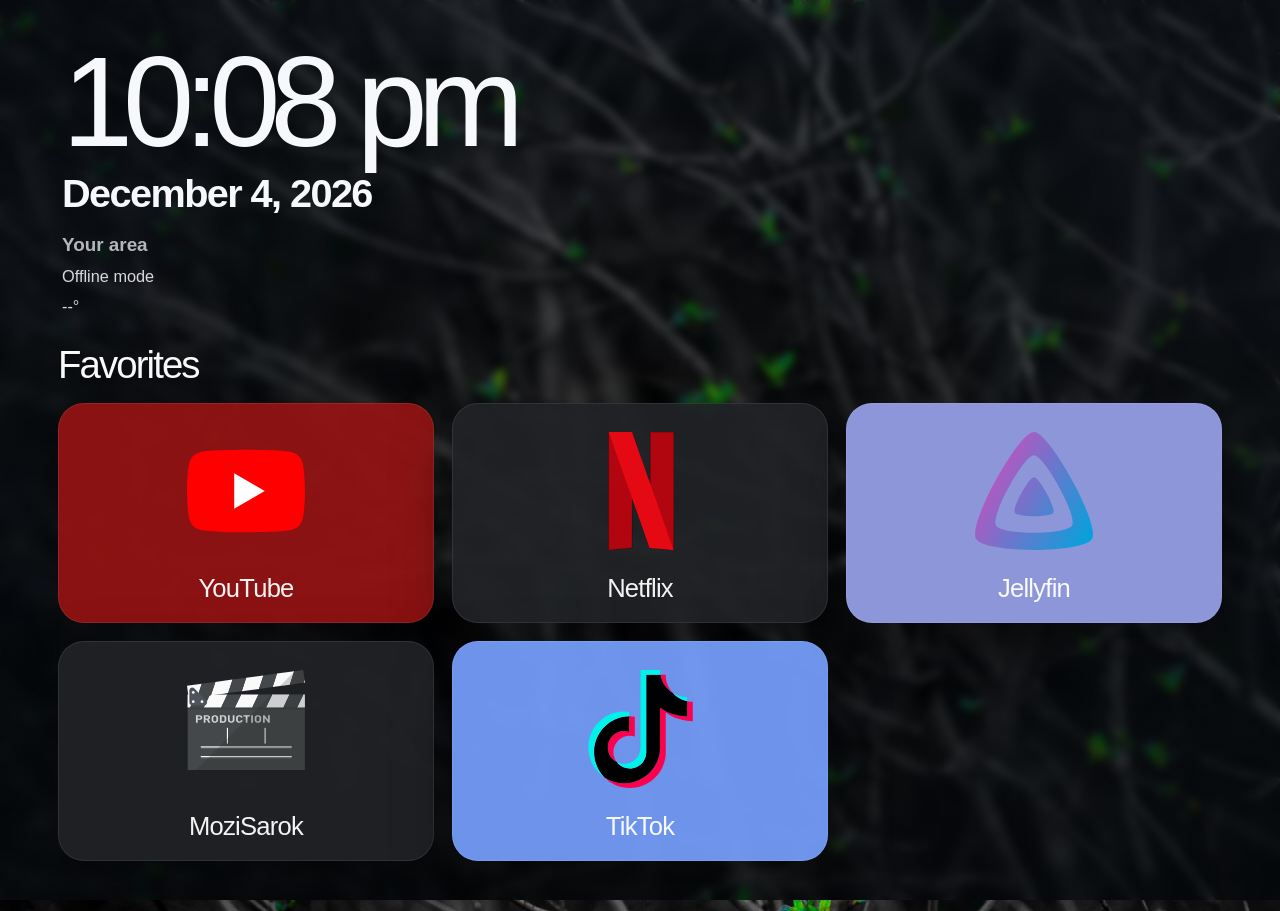
<file: personal/homescreen/index.html>
<!DOCTYPE html>
<html lang="en">
<head>
    <meta charset="UTF-8">
    <meta name="viewport" content="width=device-width, initial-scale=1.0">
        <link rel="stylesheet" href="./assets/css/bootstrap.css">
    <link rel="stylesheet" href="./assets/css/style.css">
    <title>Homescreen</title>
</head>
<body>
    <main class="screen">
        <section class="hero" aria-live="polite">
            <div class="clock" id="clock">--:--</div>
            <div class="date" id="date">Loading date</div>
            <div class="weather">
                <div class="city" id="weather-place">Waiting for network response</div>
                <div class="summary" id="weather-summary">Finding your location...</div>
                <div class="summary" id="weather-temp">--°</div>
            </div>
        </section>

        <section class="favorites" aria-label="Favorites">
            <h2 class="section-title">Favorites</h2>
            <div class="card-row">
                <a class="app-card youtube" href="https://www.youtube.com/" rel="noreferrer" aria-label="Open YouTube" style="background-color: rgba(150, 20, 20, 0.92);">
                    <div class="app-icon">
                        <img src="assets/icons/youtube.svg" alt="" aria-hidden="true">
                    </div>
                    <div class="app-name">YouTube</div>
                </a>

                <a class="app-card netflix" href="https://www.netflix.com/" rel="noreferrer" aria-label="netflix" >
                    <div class="app-icon">
                        <img src="assets/icons/netflix.svg" alt="" aria-hidden="true">
                    </div>
                    <div class="app-name">Netflix</div>
                </a>
                

                <a class="app-card jellyfin" href="https://jellyfin.levi0725.hu/web/" rel="noreferrer" aria-label="Jellyfin Media Player">
                    <div class="app-icon">
                        <img src="assets/icons/jellyfin.svg" alt="" aria-hidden="true">
                    </div>
                    <div class="app-name">Jellyfin</div>
                </a>

                
                <a class="app-card blank" href="https://mozisarok.hu/" rel="noreferrer" aria-label="MoziSarok">
                    <div class="app-icon">
                        <img src="assets/icons/mozisarok.svg" alt="" aria-hidden="true">
                    </div>
                    <div class="app-name">MoziSarok</div>
                </a>

                <a class="app-card blank" href="https://tiktok.com/" rel="noreferrer" aria-label="TikTok" style="background-color: rgb(120 160 255 / 92%);">
                    <div class="app-icon">
                        <img src="assets/icons/tiktok.svg" alt="" aria-hidden="true">
                    </div>
                    <div class="app-name">TikTok</div>
                </a>
            </div>
            <p style="margin-top: 50px; color: rgb(200, 200, 200); font-size: 24px;" id="quote_p" align="center"></p>
        </section>

    </main>

    <script src="./assets/js/main.js"></script>
</body>
</html>
</file>
<file: personal/homescreen/assets/css/style.css>
:root {
            color-scheme: dark;
            --text: #f6f8fb;
            --muted: rgba(246, 248, 251, 0.72);
            --line: rgba(255, 255, 255, 0.12);
            --shadow: 0 22px 60px rgba(0, 0, 0, 0.34);
            --purple: #8b45df;
            --purple-2: #a25af0;
            --blue: #255d88;
            --navy: #272a2f;
            --slate: #3c3f45;
            --light: #8d94d4;
            --bg: url("../bg_0.png");
        }

        * {
            box-sizing: border-box;
        }

        html,
        body {
            width: 100%;
            height: 100%;
            margin: 0;
        }

        body {
            font-family: "Segoe UI Variable Display", "Segoe UI Variable", "Aptos", "Trebuchet MS", sans-serif;
            color: var(--text);
            overflow: hidden;
            background: var(--bg);
            background-size: cover;
            backdrop-filter: blur(4px);
        }

        body::before {
            content: "";
            position: fixed;
            inset: 0;
            background:
                linear-gradient(180deg, rgba(0, 0, 0, 0.1), rgba(0, 0, 0, 0.3)),
                radial-gradient(circle at 50% 55%, rgba(13, 19, 27, 0.05), rgba(13, 19, 27, 0.58) 70%);
            pointer-events: none;
        }

        .screen {
            position: relative;
            width: 100%;
            height: 100%;
            padding: 44px 58px 32px;
            display: grid;
            grid-template-rows: auto auto 1fr auto;
            gap: 28px;
        }

        .topbar {
            display: flex;
            justify-content: flex-end;
            align-items: center;
            gap: 18px;
            position: relative;
            z-index: 1;
        }

        .status-icon {
            width: 28px;
            height: 28px;
            color: rgba(255, 255, 255, 0.9);
            opacity: 0.92;
            flex: 0 0 auto;
        }

        .hero {
            display: grid;
            gap: 14px;
            align-content: start;
            position: relative;
            z-index: 1;
            max-width: 540px;
            padding-left: 4px;
        }

        .clock {
            font-size: clamp(5.2rem, 10vw, 8.2rem);
            line-height: 0.9;
            font-weight: 300;
            letter-spacing: -0.08em;
            text-shadow: 0 2px 22px rgba(0, 0, 0, 0.24);
        }

        .date {
            font-size: clamp(1.8rem, 3.1vw, 2.8rem);
            line-height: 1.05;
            font-weight: 700;
            letter-spacing: -0.04em;
        }

        .weather {
            display: grid;
            gap: 5px;
            margin-top: 2px;
        }

        .weather .city {
            font-size: 1.18rem;
            font-weight: 600;
            color: var(--muted);
        }

        .weather .summary {
            font-size: 1.02rem;
            color: rgba(255, 255, 255, 0.84);
        }

        .section-title {
            margin: 0 0 18px;
            font-size: clamp(1.9rem, 3vw, 3rem);
            line-height: 1;
            font-weight: 300;
            letter-spacing: -0.05em;
            color: rgba(255, 255, 255, 0.98);
        }

        .favorites {
            position: relative;
            z-index: 1;
        }

        .card-row {
            display: grid;
            grid-template-columns: repeat(5, minmax(0, 1fr));
            gap: 18px;
        }

        .app-card {
            min-height: 220px;
            border-radius: 26px;
            padding: 20px;
            border: 1px solid rgba(255, 255, 255, 0.08);
            background: rgba(33, 35, 40, 0.92);
            box-shadow: var(--shadow);
            display: grid;
            grid-template-rows: 1fr auto;
            gap: 18px;
            text-decoration: none;
            color: var(--text);
            transition: transform 160ms ease, box-shadow 160ms ease, border-color 160ms ease;
        }

        .app-card:hover,
        .app-card:focus-visible {
            transform: translateY(-3px);
            border-width: 4px;
            border-color: #ffffff;
            outline: none;
        }

        .app-card.primary {
            background: linear-gradient(180deg, #8c45db 0%, #8038d4 100%);
            padding: 18px 18px 20px;
        }

        .app-card.kodi {
            background: #131313;
        }

        .app-card.plank {
            background: #33373d;
        }

        .app-card.discover {
            background: #235478;
        }

        .app-card.jellyfin {
            background: #8c96d8;
        }

        .app-icon {
            display: grid;
            place-items: center;
            align-self: center;
        }

        .app-icon img,
        .app-icon svg {
            width: min(118px, 76%);
            height: auto;
            display: block;
        }

        .app-name {
            font-size: 1.6rem;
            line-height: 1;
            text-align: center;
            letter-spacing: -0.03em;
            font-weight: 500;
            color: rgba(255, 255, 255, 0.95);
        }

        @media (max-width: 1400px) {
            .card-row {
                grid-template-columns: repeat(3, minmax(0, 1fr));
            }
        }

        @media (max-width: 900px) {
            body {
                overflow: auto;
            }

            .screen {
                min-height: 100%;
                height: auto;
                padding: 26px 20px 28px;
                gap: 22px;
            }

            .card-row {
                grid-template-columns: repeat(2, minmax(0, 1fr));
            }

            .app-card {
                min-height: 180px;
            }
        }

        @media (max-width: 560px) {
            .topbar {
                gap: 12px;
                flex-wrap: wrap;
            }

            .hero {
                max-width: none;
            }

            .clock {
                font-size: clamp(4rem, 18vw, 5.6rem);
            }

            .date {
                font-size: clamp(1.45rem, 7vw, 2rem);
            }

            .card-row {
                grid-template-columns: 1fr;
            }
        }
</file>
